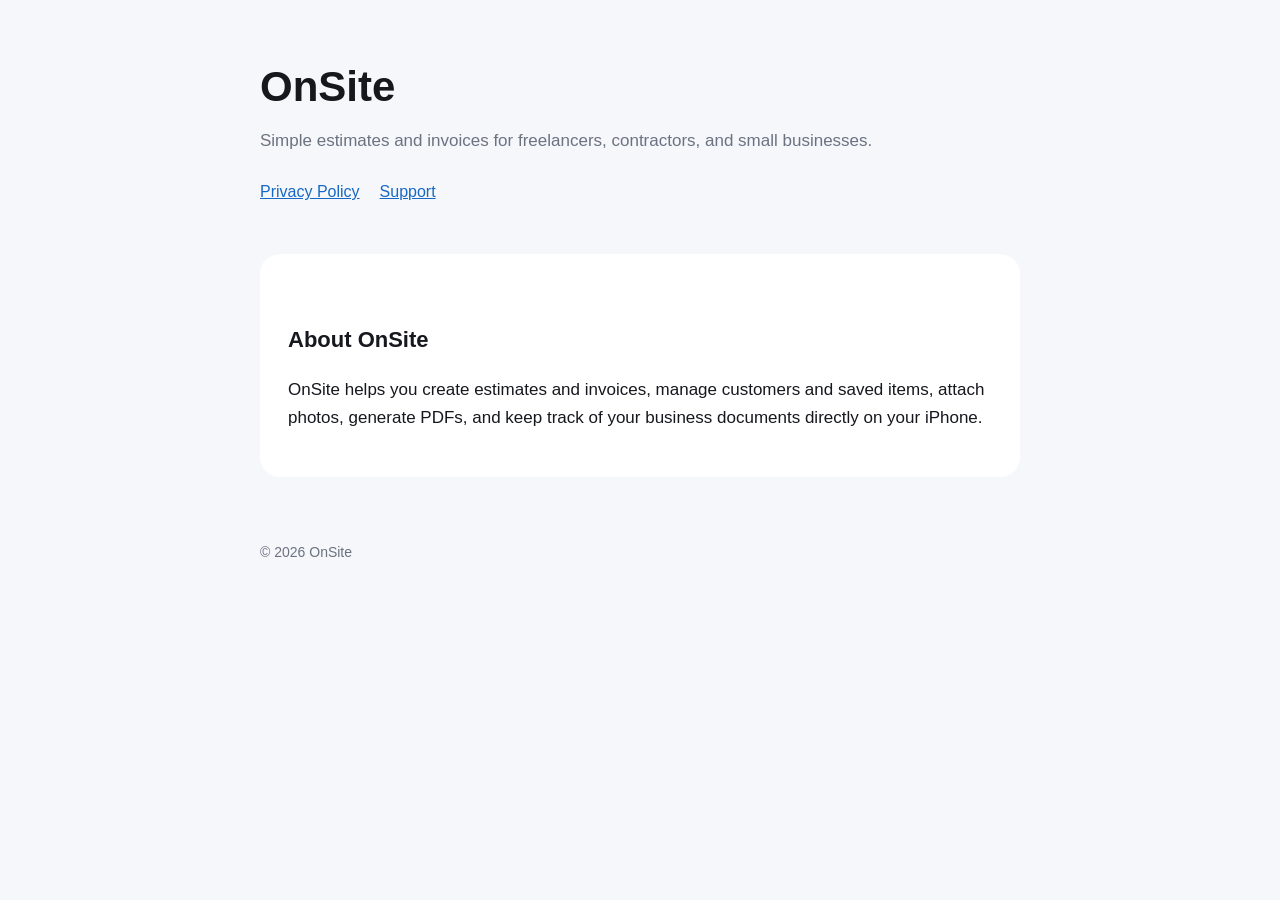
<file: index.html>
<!DOCTYPE html>
<html lang="en">

<head>
    <meta charset="UTF-8">
    <meta name="viewport" content="width=device-width, initial-scale=1.0">

    <title>OnSite — Support</title>

    <meta name="description" content="Support and privacy information for OnSite — Invoice & Estimate.">

    <link rel="stylesheet" href="styles.css">
</head>

<body>
    <main class="container">

        <header>
            <h1>OnSite</h1>

            <p class="subtitle">
                Simple estimates and invoices for freelancers,
                contractors, and small businesses.
            </p>

            <nav>
                <a href="privacy.html">Privacy Policy</a>
                <a href="support.html">Support</a>
            </nav>
        </header>

        <section class="card">
            <h2>About OnSite</h2>

            <p>
                OnSite helps you create estimates and invoices,
                manage customers and saved items, attach photos,
                generate PDFs, and keep track of your business
                documents directly on your iPhone.
            </p>
        </section>

        <footer>
            © 2026 OnSite
        </footer>

    </main>
</body>

</html>
</file>
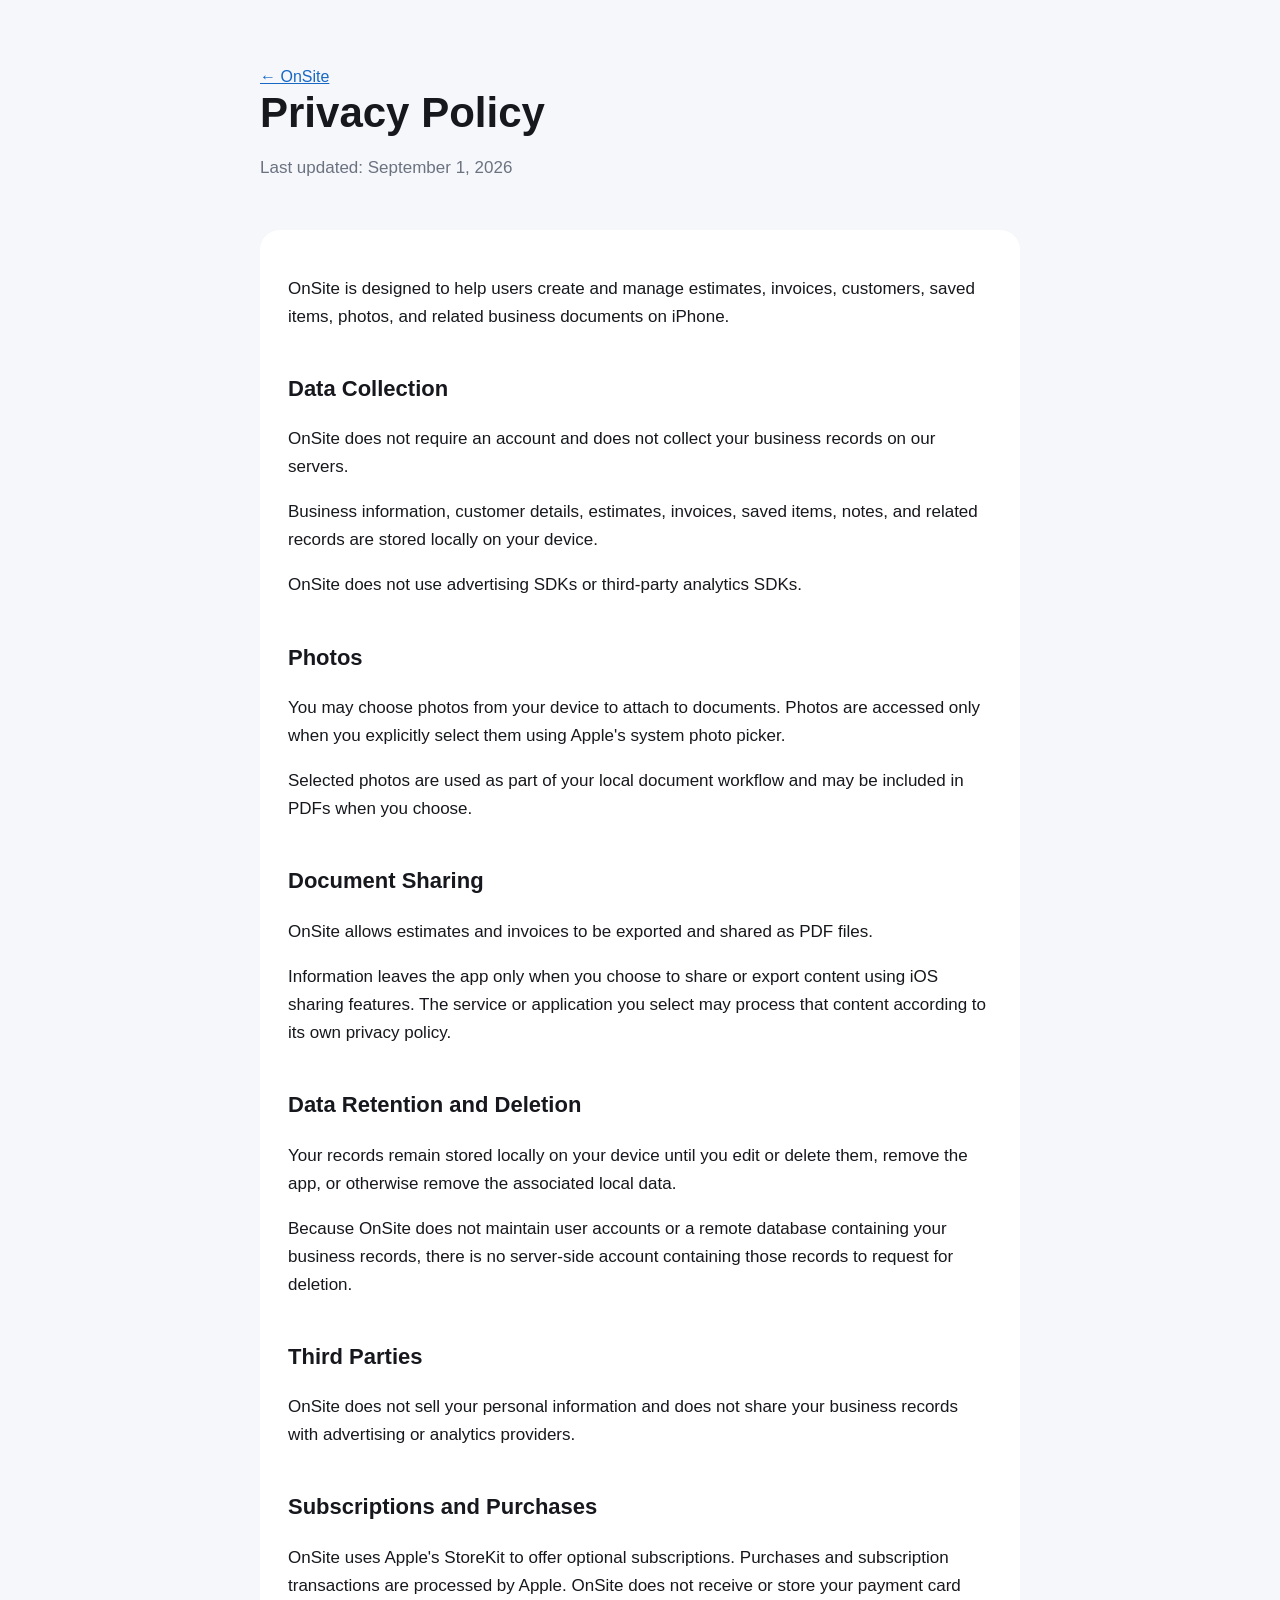
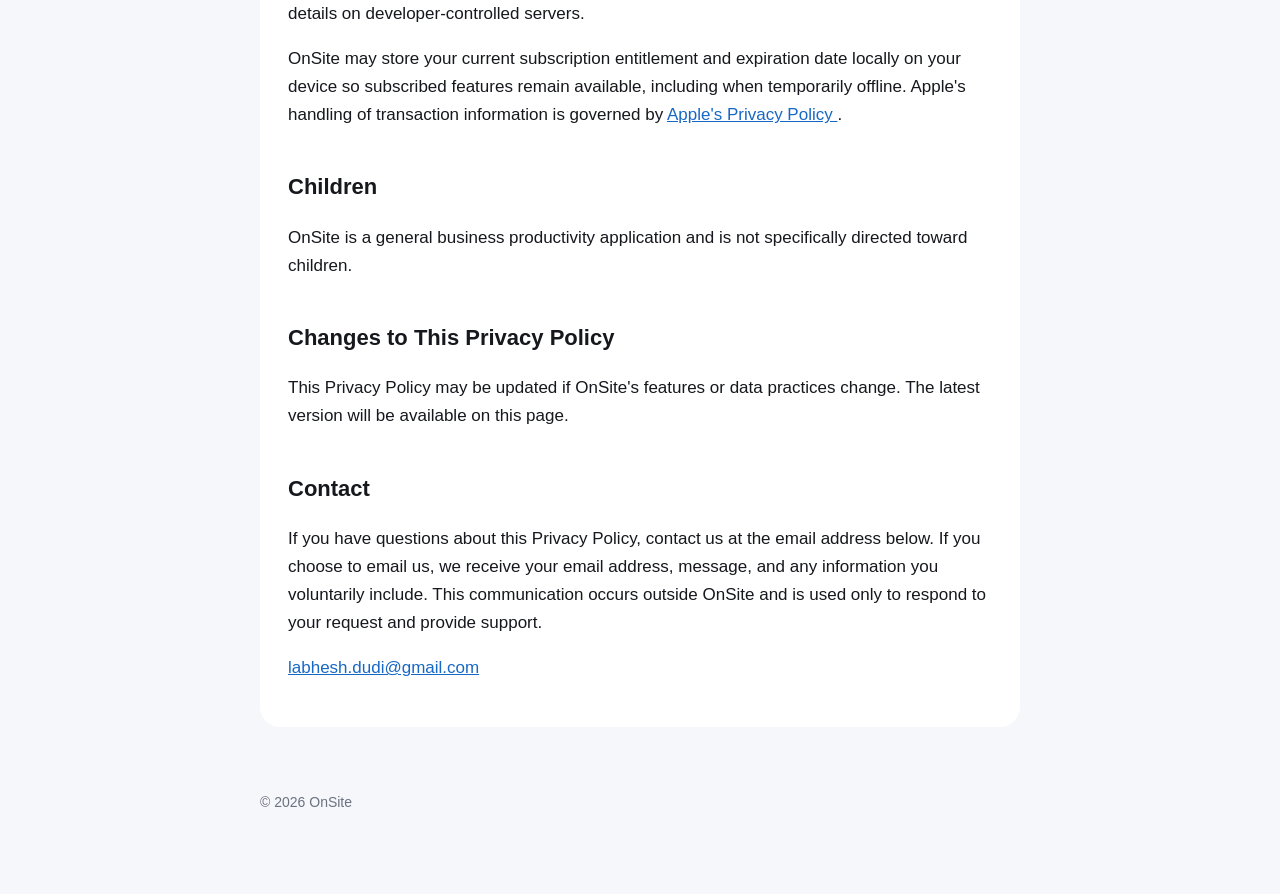
<file: privacy.html>
<!DOCTYPE html>
<html lang="en">

<head>
    <meta charset="UTF-8">

    <meta name="viewport" content="width=device-width, initial-scale=1.0">

    <title>Privacy Policy — OnSite</title>

    <meta name="description" content="Privacy Policy for OnSite — Invoice &amp; Estimate.">

    <link rel="stylesheet" href="styles.css">
</head>

<body>
    <main class="container">

        <header>
            <a href="index.html">← OnSite</a>

            <h1>Privacy Policy</h1>

            <p class="updated">
                Last updated: September 1, 2026
            </p>
        </header>

        <section class="card">

            <p>
                OnSite is designed to help users create and manage
                estimates, invoices, customers, saved items, photos,
                and related business documents on iPhone.
            </p>

            <h2>Data Collection</h2>

            <p>
                OnSite does not require an account and does not
                collect your business records on our servers.
            </p>

            <p>
                Business information, customer details, estimates,
                invoices, saved items, notes, and related records are
                stored locally on your device.
            </p>

            <p>
                OnSite does not use advertising SDKs or third-party
                analytics SDKs.
            </p>

            <h2>Photos</h2>

            <p>
                You may choose photos from your device to attach to
                documents. Photos are accessed only when you explicitly
                select them using Apple's system photo picker.
            </p>

            <p>
                Selected photos are used as part of your local document
                workflow and may be included in PDFs when you choose.
            </p>

            <h2>Document Sharing</h2>

            <p>
                OnSite allows estimates and invoices to be exported
                and shared as PDF files.
            </p>

            <p>
                Information leaves the app only when you choose to
                share or export content using iOS sharing features.
                The service or application you select may process that
                content according to its own privacy policy.
            </p>

            <h2>Data Retention and Deletion</h2>

            <p>
                Your records remain stored locally on your device until
                you edit or delete them, remove the app, or otherwise
                remove the associated local data.
            </p>

            <p>
                Because OnSite does not maintain user accounts or a
                remote database containing your business records,
                there is no server-side account containing those records
                to request for deletion.
            </p>

            <h2>Third Parties</h2>

            <p>
                OnSite does not sell your personal information and does
                not share your business records with advertising or
                analytics providers.
            </p>

            <h2>Subscriptions and Purchases</h2>

            <p>
                OnSite uses Apple's StoreKit to offer optional
                subscriptions. Purchases and subscription transactions
                are processed by Apple. OnSite does not receive or store
                your payment card details on developer-controlled servers.
            </p>

            <p>
                OnSite may store your current subscription entitlement
                and expiration date locally on your device so subscribed
                features remain available, including when temporarily
                offline. Apple's handling of transaction information is
                governed by
                <a href="https://www.apple.com/legal/privacy/">
                    Apple's Privacy Policy
                </a>.
            </p>

            <h2>Children</h2>

            <p>
                OnSite is a general business productivity application
                and is not specifically directed toward children.
            </p>

            <h2>Changes to This Privacy Policy</h2>

            <p>
                This Privacy Policy may be updated if OnSite's features
                or data practices change. The latest version will be
                available on this page.
            </p>

            <h2>Contact</h2>

            <p>
                If you have questions about this Privacy Policy,
                contact us at the email address below. If you choose to
                email us, we receive your email address, message, and any
                information you voluntarily include. This communication
                occurs outside OnSite and is used only to respond to your
                request and provide support.
            </p>

            <p>
                <a href="mailto:labhesh.dudi@gmail.com">
                    labhesh.dudi@gmail.com
                </a>
            </p>

        </section>

        <footer>
            © 2026 OnSite
        </footer>

    </main>
</body>

</html>
</file>
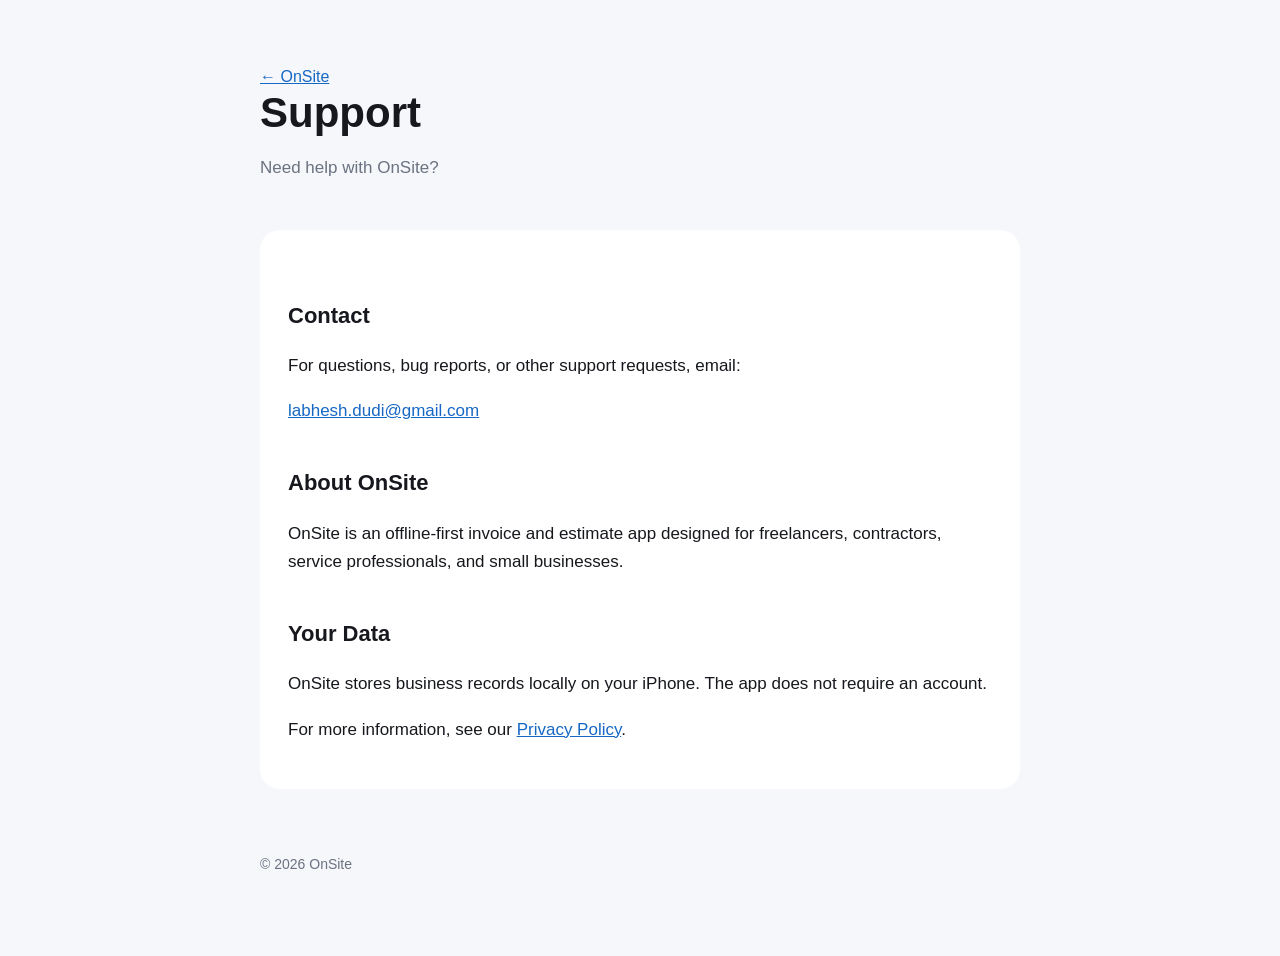
<file: support.html>
<!DOCTYPE html>
<html lang="en">

<head>
    <meta charset="UTF-8">

    <meta name="viewport" content="width=device-width, initial-scale=1.0">

    <title>Support — OnSite</title>

    <meta name="description" content="Support for OnSite — Invoice & Estimate.">

    <link rel="stylesheet" href="styles.css">
</head>

<body>
    <main class="container">

        <header>
            <a href="index.html">← OnSite</a>

            <h1>Support</h1>

            <p class="subtitle">
                Need help with OnSite?
            </p>
        </header>

        <section class="card">

            <h2>Contact</h2>

            <p>
                For questions, bug reports, or other support requests,
                email:
            </p>

            <p>
                <a href="mailto:labhesh.dudi@gmail.com">
                    labhesh.dudi@gmail.com
                </a>
            </p>

            <h2>About OnSite</h2>

            <p>
                OnSite is an offline-first invoice and estimate app
                designed for freelancers, contractors, service
                professionals, and small businesses.
            </p>

            <h2>Your Data</h2>

            <p>
                OnSite stores business records locally on your iPhone.
                The app does not require an account.
            </p>

            <p>
                For more information, see our
                <a href="privacy.html">Privacy Policy</a>.
            </p>

        </section>

        <footer>
            © 2026 OnSite
        </footer>

    </main>
</body>

</html>
</file>
<file: styles.css>
:root {
    color-scheme: light dark;
}

* {
    box-sizing: border-box;
}

body {
    margin: 0;
    font-family:
        -apple-system,
        BlinkMacSystemFont,
        "SF Pro Text",
        "Helvetica Neue",
        Arial,
        sans-serif;
    background: #f5f7fb;
    color: #16181d;
    line-height: 1.65;
}

.container {
    width: min(760px, calc(100% - 40px));
    margin: 0 auto;
    padding: 64px 0 80px;
}

header {
    margin-bottom: 48px;
}

h1 {
    font-size: 42px;
    line-height: 1.1;
    margin: 0 0 12px;
}

h2 {
    margin-top: 40px;
    font-size: 22px;
}

p,
li {
    font-size: 17px;
}

.subtitle,
.updated {
    color: #6b7280;
}

.card {
    background: white;
    padding: 28px;
    border-radius: 20px;
    margin-top: 24px;
}

a {
    color: #1768c5;
}

nav {
    display: flex;
    gap: 20px;
    flex-wrap: wrap;
    margin-top: 24px;
}

footer {
    margin-top: 64px;
    color: #6b7280;
    font-size: 14px;
}

@media (prefers-color-scheme: dark) {
    body {
        background: #101216;
        color: #f5f5f7;
    }

    .card {
        background: #1c1e23;
    }

    .subtitle,
    .updated,
    footer {
        color: #a0a4ad;
    }

    a {
        color: #6aaeff;
    }
}
</file>
